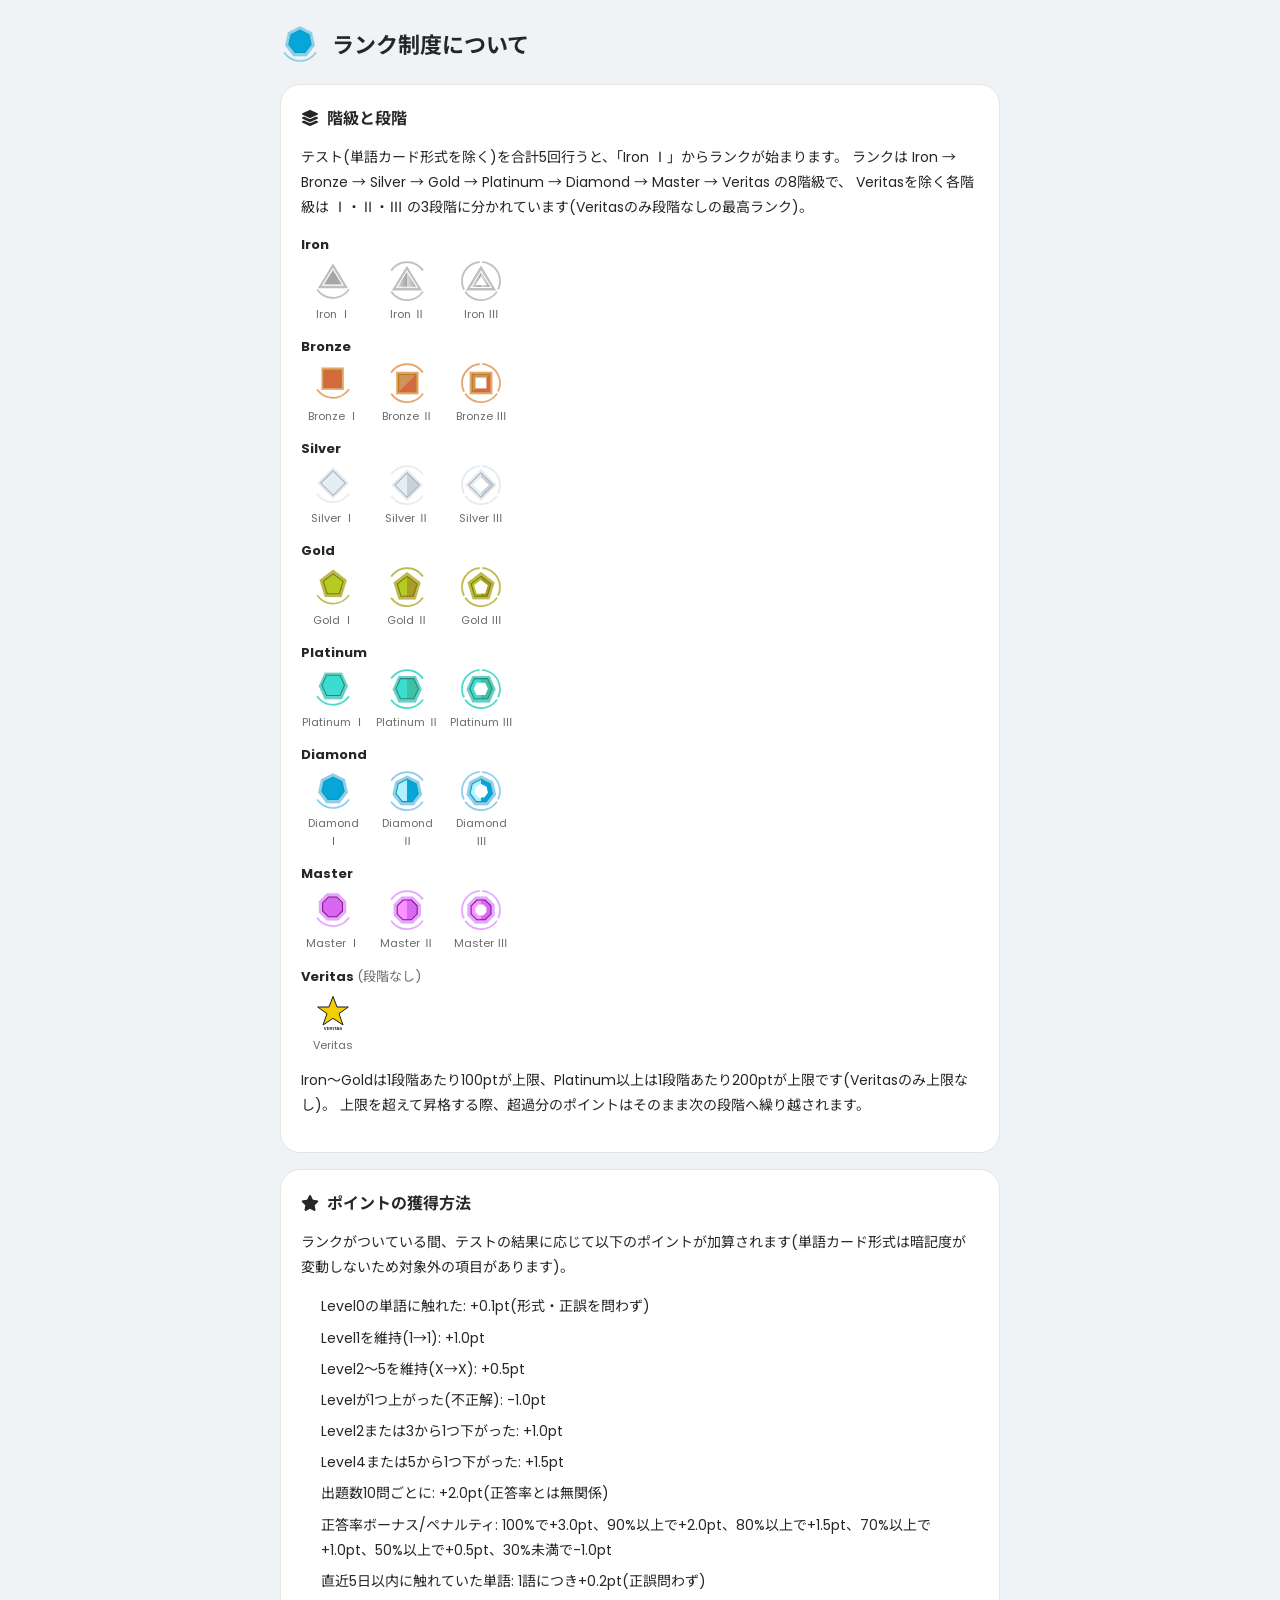
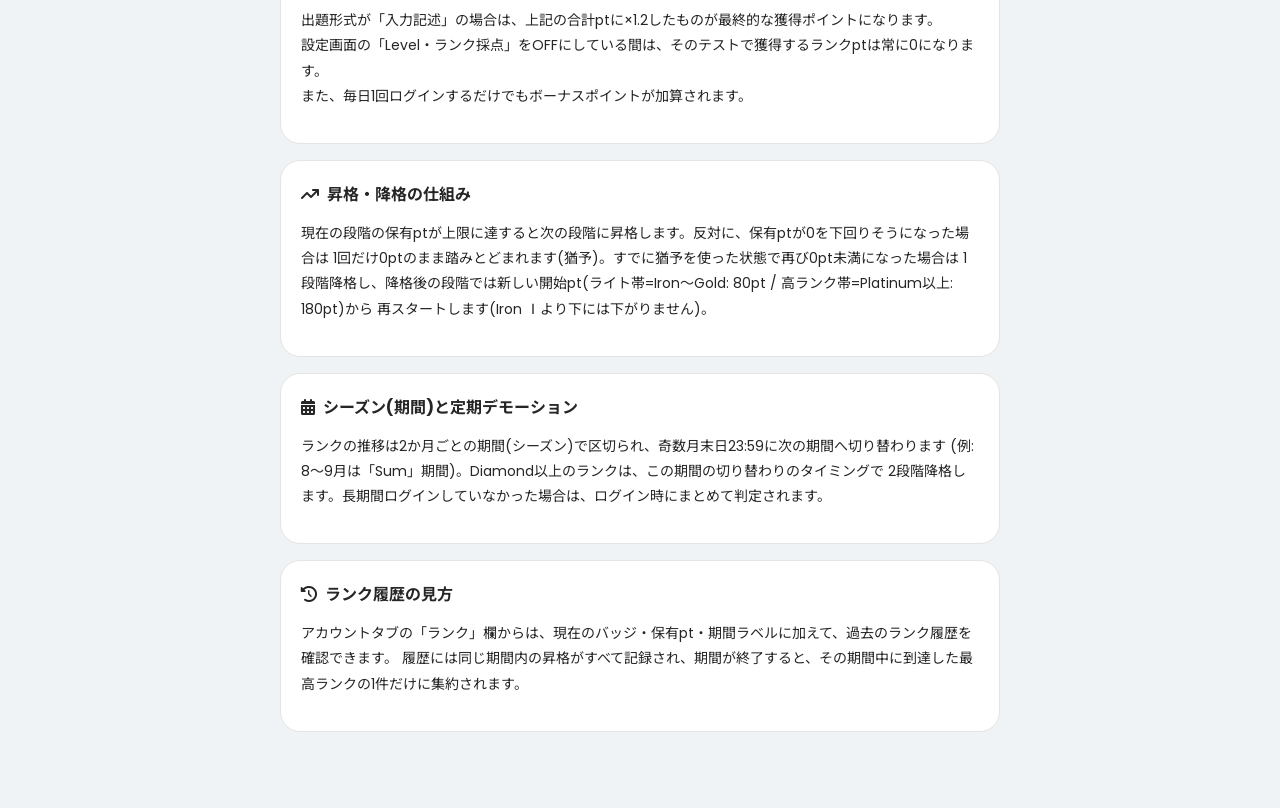
<file: rank-guide.html>
<!DOCTYPE html>
<html lang="ja">
<head>
<meta charset="UTF-8">
<meta name="viewport" content="width=device-width, initial-scale=1.0, viewport-fit=cover">
<title>ランク制度について - Y-NoteQ</title>
<link rel="icon" type="image/svg+xml" href="assets/Y-pen_icon_Light.svg">

<link rel="preconnect" href="https://fonts.googleapis.com">
<link rel="preconnect" href="https://fonts.gstatic.com" crossorigin>
<link href="https://fonts.googleapis.com/css2?family=Noto+Sans+JP:wght@400;500;700;900&family=Poppins:wght@400;500;600;700&display=swap" rel="stylesheet">

<link rel="stylesheet" href="https://cdnjs.cloudflare.com/ajax/libs/font-awesome/6.5.2/css/all.min.css">

<link rel="stylesheet" href="css/style.css">
<style>
  /* このページ専用の簡易レイアウト(index.htmlのアプリ画面とは別に、単体で開ける説明ページ) */
  .rank-guide-wrap { max-width: 760px; margin: 0 auto; padding: 24px 20px 60px; }
  .rank-guide-header { display: flex; align-items: center; gap: 12px; margin-bottom: 20px; }
  .rank-guide-header img { width: 40px; height: 40px; }
  .rank-guide-header h1 { font-size: 22px; margin: 0; }
  .rank-guide-wrap .panel { margin-bottom: 16px; }
  .rank-guide-wrap h2 { font-size: 16px; margin: 0 0 10px; display: flex; align-items: center; gap: 8px; }
  .rank-guide-wrap p, .rank-guide-wrap li { color: var(--color-text); line-height: 1.8; font-size: 14px; }
  .rank-guide-wrap ul { margin: 0; padding-left: 20px; }
  .rank-guide-wrap li { margin-bottom: 6px; }
  .rank-guide-note { color: var(--color-text-muted); font-size: 13px; }
  /* 仕様修正2026/09/13 No.4-4: 各階級ごとにI/II/IIIの3バッジすべてを表示する */
  .rank-tier-groups { display: flex; flex-direction: column; gap: 14px; margin: 10px 0; }
  .rank-tier-group-name { font-size: 13px; font-weight: 700; margin-bottom: 6px; }
  .rank-tier-badges { display: flex; flex-wrap: wrap; gap: 10px; }
  .rank-tier-badges .tier { display: flex; flex-direction: column; align-items: center; gap: 4px; width: 64px; }
  .rank-tier-badges img { width: 40px; height: 40px; object-fit: contain; }
  .rank-tier-badges span { font-size: 11px; color: var(--color-text-muted); text-align: center; }
</style>
</head>
<body>

<div class="rank-guide-wrap">
  <div class="rank-guide-header">
    <img src="assets/ranks/Batch_Diamond_1.svg" alt="">
    <h1>ランク制度について</h1>
  </div>

  <section class="panel">
    <h2><i class="fa-solid fa-layer-group"></i> 階級と段階</h2>
    <p>
      テスト(単語カード形式を除く)を合計5回行うと、「Iron Ⅰ」からランクが始まります。
      ランクは Iron → Bronze → Silver → Gold → Platinum → Diamond → Master → Veritas の8階級で、
      Veritasを除く各階級は Ⅰ・Ⅱ・Ⅲ の3段階に分かれています(Veritasのみ段階なしの最高ランク)。
    </p>
    <div class="rank-tier-groups">
      <div>
        <div class="rank-tier-group-name">Iron</div>
        <div class="rank-tier-badges">
          <div class="tier"><img src="assets/ranks/Batch_Iron_1.svg" alt=""><span>Iron Ⅰ</span></div>
          <div class="tier"><img src="assets/ranks/Batch_Iron_2.svg" alt=""><span>Iron Ⅱ</span></div>
          <div class="tier"><img src="assets/ranks/Batch_Iron_3.svg" alt=""><span>Iron Ⅲ</span></div>
        </div>
      </div>
      <div>
        <div class="rank-tier-group-name">Bronze</div>
        <div class="rank-tier-badges">
          <div class="tier"><img src="assets/ranks/Batch_Bronze_1.svg" alt=""><span>Bronze Ⅰ</span></div>
          <div class="tier"><img src="assets/ranks/Batch_Bronze_2.svg" alt=""><span>Bronze Ⅱ</span></div>
          <div class="tier"><img src="assets/ranks/Batch_Bronze_3.svg" alt=""><span>Bronze Ⅲ</span></div>
        </div>
      </div>
      <div>
        <div class="rank-tier-group-name">Silver</div>
        <div class="rank-tier-badges">
          <div class="tier"><img src="assets/ranks/Batch_Silver_1.svg" alt=""><span>Silver Ⅰ</span></div>
          <div class="tier"><img src="assets/ranks/Batch_Silver_2.svg" alt=""><span>Silver Ⅱ</span></div>
          <div class="tier"><img src="assets/ranks/Batch_Silver_3.svg" alt=""><span>Silver Ⅲ</span></div>
        </div>
      </div>
      <div>
        <div class="rank-tier-group-name">Gold</div>
        <div class="rank-tier-badges">
          <div class="tier"><img src="assets/ranks/Batch_Gold_1.svg" alt=""><span>Gold Ⅰ</span></div>
          <div class="tier"><img src="assets/ranks/Batch_Gold_2.svg" alt=""><span>Gold Ⅱ</span></div>
          <div class="tier"><img src="assets/ranks/Batch_Gold_3.svg" alt=""><span>Gold Ⅲ</span></div>
        </div>
      </div>
      <div>
        <div class="rank-tier-group-name">Platinum</div>
        <div class="rank-tier-badges">
          <div class="tier"><img src="assets/ranks/Batch_Platinum_1.svg" alt=""><span>Platinum Ⅰ</span></div>
          <div class="tier"><img src="assets/ranks/Batch_Platinum_2.svg" alt=""><span>Platinum Ⅱ</span></div>
          <div class="tier"><img src="assets/ranks/Batch_Platinum_3.svg" alt=""><span>Platinum Ⅲ</span></div>
        </div>
      </div>
      <div>
        <div class="rank-tier-group-name">Diamond</div>
        <div class="rank-tier-badges">
          <div class="tier"><img src="assets/ranks/Batch_Diamond_1.svg" alt=""><span>Diamond Ⅰ</span></div>
          <div class="tier"><img src="assets/ranks/Batch_Diamond_2.svg" alt=""><span>Diamond Ⅱ</span></div>
          <div class="tier"><img src="assets/ranks/Batch_Diamond_3.svg" alt=""><span>Diamond Ⅲ</span></div>
        </div>
      </div>
      <div>
        <div class="rank-tier-group-name">Master</div>
        <div class="rank-tier-badges">
          <div class="tier"><img src="assets/ranks/Batch_Master_1.svg" alt=""><span>Master Ⅰ</span></div>
          <div class="tier"><img src="assets/ranks/Batch_Master_2.svg" alt=""><span>Master Ⅱ</span></div>
          <div class="tier"><img src="assets/ranks/Batch_Master_3.svg" alt=""><span>Master Ⅲ</span></div>
        </div>
      </div>
      <div>
        <div class="rank-tier-group-name">Veritas <span style="font-weight:400;color:var(--color-text-muted);">(段階なし)</span></div>
        <div class="rank-tier-badges">
          <div class="tier"><img src="assets/ranks/Batch_Veritas.svg" alt=""><span>Veritas</span></div>
        </div>
      </div>
    </div>
    <p class="rank-guide-note">
      Iron〜Goldは1段階あたり100ptが上限、Platinum以上は1段階あたり200ptが上限です(Veritasのみ上限なし)。
      上限を超えて昇格する際、超過分のポイントはそのまま次の段階へ繰り越されます。
    </p>
  </section>

  <section class="panel">
    <h2><i class="fa-solid fa-star"></i> ポイントの獲得方法</h2>
    <p>ランクがついている間、テストの結果に応じて以下のポイントが加算されます(単語カード形式は暗記度が変動しないため対象外の項目があります)。</p>
    <ul>
      <li>Level0の単語に触れた: +0.1pt(形式・正誤を問わず)</li>
      <li>Level1を維持(1→1): +1.0pt</li>
      <li>Level2〜5を維持(X→X): +0.5pt</li>
      <li>Levelが1つ上がった(不正解): -1.0pt</li>
      <li>Level2または3から1つ下がった: +1.0pt</li>
      <li>Level4または5から1つ下がった: +1.5pt</li>
      <li>出題数10問ごとに: +2.0pt(正答率とは無関係)</li>
      <li>正答率ボーナス/ペナルティ: 100%で+3.0pt、90%以上で+2.0pt、80%以上で+1.5pt、70%以上で+1.0pt、50%以上で+0.5pt、30%未満で-1.0pt</li>
      <li>直近5日以内に触れていた単語: 1語につき+0.2pt(正誤問わず)</li>
    </ul>
    <p class="rank-guide-note">
      出題形式が「入力記述」の場合は、上記の合計ptに×1.2したものが最終的な獲得ポイントになります。<br>
      設定画面の「Level・ランク採点」をOFFにしている間は、そのテストで獲得するランクptは常に0になります。<br>
      また、毎日1回ログインするだけでもボーナスポイントが加算されます。
    </p>
  </section>

  <section class="panel">
    <h2><i class="fa-solid fa-arrow-trend-up"></i> 昇格・降格の仕組み</h2>
    <p>
      現在の段階の保有ptが上限に達すると次の段階に昇格します。反対に、保有ptが0を下回りそうになった場合は
      1回だけ0ptのまま踏みとどまれます(猶予)。すでに猶予を使った状態で再び0pt未満になった場合は
      1段階降格し、降格後の段階では新しい開始pt(ライト帯=Iron〜Gold: 80pt / 高ランク帯=Platinum以上: 180pt)から
      再スタートします(Iron Ⅰより下には下がりません)。
    </p>
  </section>

  <section class="panel">
    <h2><i class="fa-solid fa-calendar-days"></i> シーズン(期間)と定期デモーション</h2>
    <p>
      ランクの推移は2か月ごとの期間(シーズン)で区切られ、奇数月末日23:59に次の期間へ切り替わります
      (例: 8〜9月は「Sum」期間)。Diamond以上のランクは、この期間の切り替わりのタイミングで
      2段階降格します。長期間ログインしていなかった場合は、ログイン時にまとめて判定されます。
    </p>
  </section>

  <section class="panel">
    <h2><i class="fa-solid fa-clock-rotate-left"></i> ランク履歴の見方</h2>
    <p>
      アカウントタブの「ランク」欄からは、現在のバッジ・保有pt・期間ラベルに加えて、過去のランク履歴を確認できます。
      履歴には同じ期間内の昇格がすべて記録され、期間が終了すると、その期間中に到達した最高ランクの1件だけに集約されます。
    </p>
  </section>
</div>

<script>
  // アプリ本体(js/app.js)のテーマ設定(ライト/ダーク/自動)を、この単体ページにも反映する
  try {
    const saved = localStorage.getItem("ynoteq-theme");
    if (saved === "light" || saved === "dark") document.documentElement.setAttribute("data-theme", saved);
  } catch (e) { /* localStorageが使えない環境では自動(OS設定)のままにする */ }
</script>
</body>
</html>
</file>
<file: css/style.css>
/* ============================================================
   Y-NoteQ style.css
   全画面共通スタイル(ログイン/新規登録/ヘッダー/フッター/テーマ)
   Phase 1: 骨格 + ログイン/登録 + ヘッダー/フッター
   ============================================================ */

/* ---------- 0. フォント読み込み ----------
   日本語: Noto Sans JP / 英数字: Poppins(Futuraの代替・ライセンスフリー)
   ※Futuraは商用ライセンスフォントのため、似た雰囲気のPoppinsで代用しています。
     将来Adobe Fonts等でFutura本家を契約した場合は --font-en の値だけ差し替えれば全体に反映されます。 */

/* ---------- 1. リセット ---------- */
*, *::before, *::after { box-sizing: border-box; }
html, body { margin: 0; padding: 0; }
ul, ol { list-style: none; margin: 0; padding: 0; }
button { font: inherit; cursor: pointer; }
input, select, textarea { font: inherit; }
a { color: inherit; text-decoration: none; }
img { max-width: 100%; display: block; }
/* display:flex/grid等を指定したクラスでも hidden 属性が確実に効くようにする
   (例: .field{display:flex} と hidden 属性が競合すると、属性側が負けて表示されたままになるため) */
[hidden] { display: none !important; }

/* ---------- 2. カラーテーマ変数 ----------
   data-theme="light" / "dark" を <html> に付けて切り替える。
   未指定(auto)の場合は OS の prefers-color-scheme に従う。 */
:root {
  /* ブランドカラー(共通) */
  --color-primary: #F2CF00;
  --color-primary-dark: #cdae00;
  --color-primary-contrast: #1a1a1a; /* 黄色の上に乗せる文字色 */

  /* 暗記度(Level)カラー ※仕様固定値。変更しないこと(仕様修正2026/09/12 No.1-2) */
  --level-0: #A6A6A6;
  --level-1: #1781F5;
  --level-2: #04D213;
  --level-3: #E4F600;
  --level-4: #FF9B09;
  --level-5: #ff4e4d;

  /* フォント */
  --font-en: 'Poppins', 'Futura', 'Noto Sans JP', sans-serif;
  --font-jp: 'Noto Sans JP', 'Poppins', sans-serif;

  /* レイアウト寸法 */
  --header-height: 60px;
  --footer-height: 48px;
  --tabbar-height: 56px;
  --radius-sm: 6px;
  --radius-md: 12px;
  --radius-lg: 20px;

  /* ライトテーマ(デフォルト) ※仕様修正2026/09/12 No.1: 背景色/文字色を指定の色に変更 */
  --color-bg: #EFF3F5;
  --color-bg-elevated: #f7f7f4;
  --color-bg-card: #ffffff;
  --color-text: #262626;
  --color-text-muted: #6b6b6b;
  --color-border: #e4e4e0;
  --color-header-bg: rgba(239, 243, 245, 0.92);
  --color-shadow: rgba(0, 0, 0, 0.08);
  --color-overlay: rgba(20, 20, 15, 0.55);
  --color-danger: #e5484d;
  --color-success: #85C800; /* 仕様修正2026/09/13 No.3-2: 「正解」表示の色を統一 */
  /* ネイティブフォームパーツ(カレンダーアイコン等)をテーマに追従させる(仕様修正2026/09/12 No.10) */
  color-scheme: light;
}

/* システムがダークモードで、ユーザーが明示的に light を選んでいない場合 */
@media (prefers-color-scheme: dark) {
  :root:not([data-theme="light"]) {
    --color-bg: #121212;
    --color-bg-elevated: #1b1b1b;
    --color-bg-card: #1e1e1e;
    --color-text: #EFF3F5;
    --color-text-muted: #a3a3a0;
    --color-border: #333331;
    --color-header-bg: rgba(24, 24, 22, 0.92);
    --color-shadow: rgba(0, 0, 0, 0.5);
    --color-overlay: rgba(0, 0, 0, 0.65);
    --color-danger: #ff6b6b;
    --color-success: #85C800; /* 仕様修正2026/09/13 No.3-2 */
    color-scheme: dark;
  }
}

/* ユーザーがヘッダーのボタンでダークモードを明示的に選んだ場合 */
:root[data-theme="dark"] {
  --color-bg: #121212;
  --color-bg-elevated: #1b1b1b;
  --color-bg-card: #1e1e1e;
  --color-text: #EFF3F5;
  --color-text-muted: #a3a3a0;
  --color-border: #333331;
  --color-header-bg: rgba(24, 24, 22, 0.92);
  --color-shadow: rgba(0, 0, 0, 0.5);
  --color-overlay: rgba(0, 0, 0, 0.65);
  --color-danger: #ff6b6b;
  --color-success: #85C800; /* 仕様修正2026/09/13 No.3-2 */
  color-scheme: dark;
}

body {
  background: var(--color-bg);
  color: var(--color-text);
  font-family: var(--font-en), var(--font-jp);
  min-height: 100vh;
  transition: background-color .2s ease, color .2s ease;
}

/* ---------- 3. 共通パーツ ---------- */
.btn {
  display: inline-flex;
  align-items: center;
  justify-content: center;
  gap: 8px;
  padding: 12px 20px;
  border-radius: var(--radius-md);
  border: 1px solid transparent;
  font-weight: 600;
  font-size: 15px;
  transition: transform .08s ease, filter .15s ease, background-color .15s ease;
  white-space: nowrap;
}
.btn:active { transform: scale(0.97); }
.btn:hover { filter: brightness(0.96); }

.btn-primary {
  background: var(--color-primary);
  color: var(--color-primary-contrast);
}
.btn-primary:hover { filter: brightness(0.96); }

/* 仕様修正2026/09/13 No.1-14: 「テスト開始」ボタンのみ専用の色にする(他のプライマリボタンは変更しない) */
#btn-test-start { background: #85C800; color: #fff; }

.btn-secondary {
  background: transparent;
  color: var(--color-text);
  border-color: var(--color-border);
}
.btn-secondary:hover { background: var(--color-bg-elevated); }

.btn-danger {
  background: var(--color-danger);
  color: #fff;
}
.btn-danger:hover { filter: brightness(0.9); }

.btn-block { width: 100%; }
.btn-icon {
  width: 40px;
  height: 40px;
  padding: 0;
  border-radius: 50%;
  background: transparent;
  color: var(--color-text);
  border: none;
  font-size: 17px;
  /* 仕様修正2026/09/12 No.2-7: display指定がないとアイコンが中央に来ない場合があるため明示する
     (例: .header-hamburgerがinline-flexに切り替わった時、アイコンが左上に寄って見えていた) */
  display: flex;
  align-items: center;
  justify-content: center;
}
.btn-icon:hover { background: var(--color-bg-elevated); }

/* 仕様追加2026/09/12 No.1: 読み上げ(発音)ボタン。文中に自然に収まるよう小さめのinline-flexにする */
.btn-speak {
  width: 26px;
  height: 26px;
  font-size: 11px;
  display: inline-flex;
  flex-shrink: 0;
  color: var(--color-primary-dark);
}

.field {
  display: flex;
  flex-direction: column;
  gap: 6px;
  margin-bottom: 16px;
  text-align: left;
}
.field label {
  font-size: 13px;
  font-weight: 600;
  color: var(--color-text-muted);
}
.field input, .field textarea, .field select {
  padding: 12px 14px;
  border-radius: var(--radius-sm);
  border: 1px solid var(--color-border);
  background: var(--color-bg-card);
  color: var(--color-text);
  outline: none;
  font-family: inherit;
}
.field textarea { resize: vertical; min-height: 64px; }
.field input:focus, .field textarea:focus, .field select:focus { border-color: var(--color-primary); box-shadow: 0 0 0 3px rgba(242, 207, 0, .25); }
.field-error {
  font-size: 12px;
  color: var(--color-danger);
  min-height: 14px;
}

/* ---------- 4. ログイン / 新規登録 画面 ----------
   「近代感のある背景」演出:
   グラデーション+ぼかし円形ブロブをCSSのみで表現(画像不要・軽量)。 */
.screen {
  position: relative;
  min-height: 100vh;
  display: flex;
  align-items: center;
  justify-content: center;
  padding: 24px;
  overflow: hidden;
  background: radial-gradient(circle at 15% 20%, #1b1c22 0%, #0d0e12 45%, #08090b 100%);
}
.screen[hidden] { display: none; }

.screen-bg-blob {
  position: absolute;
  border-radius: 50%;
  filter: blur(60px);
  opacity: .55;
  pointer-events: none;
}
.blob-1 { width: 420px; height: 420px; background: var(--color-primary); top: -120px; left: -100px; opacity: .35; }
.blob-2 { width: 340px; height: 340px; background: #2a8cef; bottom: -100px; right: -80px; opacity: .3; }
.blob-3 { width: 260px; height: 260px; background: #ff4e4d; bottom: 10%; left: 8%; opacity: .18; }

.auth-card {
  position: relative;
  z-index: 1;
  width: 100%;
  max-width: 400px;
  background: rgba(255, 255, 255, 0.06);
  border: 1px solid rgba(255, 255, 255, 0.12);
  backdrop-filter: blur(18px);
  -webkit-backdrop-filter: blur(18px);
  border-radius: var(--radius-lg);
  padding: 36px 30px;
  color: #f5f5f2;
  text-align: center;
  box-shadow: 0 20px 60px rgba(0, 0, 0, .45);
}

.auth-logo {
  display: flex;
  align-items: center;
  justify-content: center;
  gap: 10px;
  margin-bottom: 8px;
}
.auth-logo img { height: 40px; width: auto; } /* SVGの縦横比(330x450)を保ったまま高さだけ揃える */
.auth-logo span {
  font-family: var(--font-en);
  font-weight: 700;
  font-size: 26px;
  letter-spacing: .5px;
  color: #fff;
}
.auth-subtitle {
  font-size: 13px;
  color: rgba(255, 255, 255, .6);
  margin-bottom: 28px;
}

.auth-card .field label { color: rgba(255, 255, 255, .65); }
.auth-card .field input {
  background: rgba(255, 255, 255, .08);
  border-color: rgba(255, 255, 255, .18);
  color: #fff;
}
.auth-card .field input::placeholder { color: rgba(255, 255, 255, .35); }

.auth-actions { display: flex; flex-direction: column; gap: 10px; margin-top: 4px; }
.auth-switch {
  margin-top: 20px;
  font-size: 13px;
  color: rgba(255, 255, 255, .55);
}
.auth-switch button {
  background: none;
  border: none;
  color: var(--color-primary);
  font-weight: 600;
  padding: 0;
}
.auth-switch button:hover { text-decoration: underline; }

/* 新規登録: ステップインジケーター */
.register-steps {
  display: flex;
  justify-content: center;
  gap: 8px;
  margin-bottom: 24px;
}
.register-steps .step-dot {
  width: 8px;
  height: 8px;
  border-radius: 50%;
  background: rgba(255, 255, 255, .25);
  transition: background-color .2s ease, transform .2s ease;
}
.register-steps .step-dot.active { background: var(--color-primary); transform: scale(1.3); }
.register-steps .step-dot.done { background: rgba(242, 207, 0, .5); }

.register-step { display: none; }
.register-step.active { display: block; }

.auth-step-nav { display: flex; gap: 10px; margin-top: 4px; }
.auth-step-nav .btn { flex: 1; }

/* ---------- 5. アプリ本体シェル(ログイン後) ---------- */
#app-shell[hidden] { display: none; }
#app-shell {
  display: flex;
  flex-direction: column;
  min-height: 100vh;
}

/* ---- ヘッダー ---- */
#app-header {
  position: sticky;
  top: 0;
  z-index: 50;
  height: var(--header-height);
  display: flex;
  align-items: center;
  justify-content: space-between;
  padding: 0 16px;
  background: var(--color-header-bg);
  backdrop-filter: blur(10px);
  -webkit-backdrop-filter: blur(10px);
  border-bottom: 1px solid var(--color-border);
}
.header-left { display: flex; align-items: center; gap: 20px; min-width: 0; }
.header-brand {
  display: flex;
  align-items: center;
  gap: 8px;
  background: none;
  border: none;
  padding: 4px 6px;
  border-radius: var(--radius-sm);
  color: var(--color-text);
  transition: background-color .15s ease;
}
.header-brand:hover { background: var(--color-bg-elevated); }
.header-brand img { height: 28px; width: auto; } /* SVGの縦横比(330x450)を保ったまま高さだけ揃える */
.header-brand span {
  font-family: var(--font-en);
  font-weight: 700;
  font-size: 19px;
}
.header-back { color: var(--color-text-muted); }

.header-booktitle {
  font-size: 14px;
  font-weight: 600;
  color: var(--color-text-muted);
  padding-left: 16px;
  border-left: 1px solid var(--color-border);
  white-space: nowrap;
  overflow: hidden;
  text-overflow: ellipsis;
}
.header-booktitle[hidden] { display: none; }

.header-right { display: flex; align-items: center; gap: 4px; }
.header-nav-link {
  background: none;
  border: none;
  color: var(--color-text-muted);
  font-size: 14px;
  font-weight: 600;
  padding: 8px 10px;
  border-radius: var(--radius-sm);
}
.header-nav-link:hover { background: var(--color-bg-elevated); color: var(--color-text); }

/* 音量ポップオーバー */
.popover-wrap { position: relative; }
.popover {
  position: absolute;
  top: calc(100% + 8px);
  right: 0;
  width: 220px;
  background: var(--color-bg-card);
  border: 1px solid var(--color-border);
  border-radius: var(--radius-md);
  box-shadow: 0 10px 30px var(--color-shadow);
  padding: 14px;
  z-index: 60;
}
.popover[hidden] { display: none; }
.volume-row { display: flex; flex-direction: column; gap: 4px; margin-bottom: 12px; }
.volume-row:last-child { margin-bottom: 0; }
.volume-row label { font-size: 12px; color: var(--color-text-muted); display: flex; align-items: center; gap: 6px; }
.volume-row input[type="range"] { width: 100%; accent-color: var(--color-primary); }

/* アカウントメニュー */
.account-avatar {
  width: 36px;
  height: 36px;
  border-radius: 50%;
  border: none;
  display: flex;
  align-items: center;
  justify-content: center;
  color: #fff;
  font-weight: 700;
  font-size: 14px;
  font-family: var(--font-en);
  white-space: nowrap;
  transition: filter .15s ease, transform .08s ease;
}
.account-avatar:hover { filter: brightness(0.92); }
.account-avatar:active { transform: scale(0.96); }

/* 仕様修正2026/09/12 No.2-1: 表示文字が2文字だと改行されてしまう不具合の修正、
   および「4桁の通し番号(上段)+2文字(下段)」の2段表示への対応。 */
.account-avatar.avatar-twoline, .account-profile-avatar.avatar-twoline {
  flex-direction: column;
  gap: 0;
}
.account-avatar .avatar-line, .account-profile-avatar .avatar-line {
  line-height: 1.15;
  white-space: nowrap;
}
.account-avatar.avatar-twoline .avatar-line:first-child { font-size: 9px; font-weight: 600; opacity: .85; }
.account-avatar.avatar-twoline .avatar-line:last-child { font-size: 11px; }
.account-profile-avatar.avatar-twoline .avatar-line:first-child { font-size: 15px; font-weight: 600; opacity: .85; }
.account-profile-avatar.avatar-twoline .avatar-line:last-child { font-size: 18px; }
.account-menu {
  width: 200px;
  padding: 8px;
}
.account-menu-item {
  width: 100%;
  display: flex;
  align-items: center;
  gap: 10px;
  padding: 10px 10px;
  border-radius: var(--radius-sm);
  background: none;
  border: none;
  color: var(--color-text);
  font-size: 14px;
  text-align: left;
}
.account-menu-item:hover { background: var(--color-bg-elevated); }
.account-menu-item.danger { color: var(--color-danger); }
.account-menu-divider { height: 1px; background: var(--color-border); margin: 6px 4px; }

/* 仕様追加2026/09/13 No.1-13: ヘッダーのランクバッジ(アカウントアイコンの左) */
/* 仕様修正2026/09/13 No.2-3: account-avatar(36px)と釣り合うようもう少し大きく表示する */
.header-rank-badge-btn {
  width: 40px; height: 40px; padding: 2px; border-radius: 50%;
  display: flex; align-items: center; justify-content: center;
}
#header-rank-badge { width: 100%; height: 100%; object-fit: contain; }

/* ハンバーガー(モバイル) */
.header-hamburger { display: none; }
.mobile-menu {
  position: fixed;
  inset: 0;
  z-index: 100;
  background: var(--color-overlay);
}
.mobile-menu[hidden] { display: none; }
.mobile-menu-panel {
  position: absolute;
  top: 0;
  right: 0;
  height: 100%;
  width: min(78%, 300px);
  background: var(--color-bg-card);
  padding: 20px;
  display: flex;
  flex-direction: column;
  gap: 4px;
  box-shadow: -10px 0 30px var(--color-shadow);
}
.mobile-menu-panel .header-nav-link { text-align: left; padding: 14px 10px; font-size: 15px; }
.mobile-menu-close { align-self: flex-end; }

/* ---- タブバー: PC・スマホ問わず画面最下部(フッターの上)に常時固定表示する
   (仕様修正2026/09/13 No.1-1: フォルダー一覧表示中も含め常に表示する) ---- */
#tab-bar {
  position: fixed;
  left: 0;
  right: 0;
  bottom: 0;
  z-index: 40;
  display: flex;
  background: var(--color-bg-card);
  border-top: 1px solid var(--color-border);
  padding-bottom: env(safe-area-inset-bottom, 0);
}
#tab-bar[hidden] { display: none; }
.tab-btn {
  position: relative;
  flex: 1;
  display: flex;
  flex-direction: column;
  align-items: center;
  gap: 4px;
  padding: 10px 4px;
  background: none;
  border: none;
  color: var(--color-text-muted);
  font-size: 12px;
  transition: background-color .15s ease, color .15s ease;
}
.tab-btn:hover { background: var(--color-bg-elevated); color: var(--color-text); }
/* 仕様修正2026/09/13 No.1-16: 背景の色塗りはやめ、アイコン/文字の色変更+上部インジケーターバーのみで表現する */
.tab-btn.active { color: var(--color-primary-dark); }
.tab-btn.active::before {
  content: "";
  position: absolute;
  top: 0; left: 22%; right: 22%;
  height: 3px;
  border-radius: 0 0 4px 4px;
  background: var(--color-primary);
}
.tab-btn i { font-size: 16px; }

/* ---- メインコンテンツ ---- */
#tab-content-area {
  flex: 1;
  padding: 24px 20px 90px; /* 下部固定タブバーの高さ分、常に余白を確保 */
  max-width: 1100px;
  width: 100%;
  margin: 0 auto;
}
.placeholder-card {
  border: 1px dashed var(--color-border);
  border-radius: var(--radius-lg);
  padding: 60px 20px;
  text-align: center;
  color: var(--color-text-muted);
}
.placeholder-card i { font-size: 32px; margin-bottom: 12px; color: var(--color-primary); }

/* ---- フッター(暫定) ----
   タブバーが画面最下部を占有するため、アプリ本体表示中は常に非表示にしている。
   フッターの仕様(仕様書#84、検討中)が具体化したら改めて表示方法を検討する。 ---- */
#app-footer { display: none; }

/* ---------- 6. モーダル(使い方 / パッチノート) ---------- */
.modal {
  position: fixed;
  inset: 0;
  z-index: 200;
  display: flex;
  align-items: center;
  justify-content: center;
  background: var(--color-overlay);
  padding: 20px;
}
.modal[hidden] { display: none; }
.modal-box {
  width: 100%;
  max-width: 520px;
  max-height: 80vh;
  overflow-y: auto;
  background: var(--color-bg-card);
  border-radius: var(--radius-lg);
  border: 1px solid var(--color-border);
  padding: 26px;
}
.modal-header { display: flex; align-items: center; justify-content: space-between; margin-bottom: 16px; }
.modal-header h2 { font-size: 18px; margin: 0; }

.howto-item { margin-bottom: 16px; }
.howto-item h3 { font-size: 14px; margin: 0 0 4px; color: var(--color-primary-dark); }
.howto-item p { font-size: 13px; margin: 0; color: var(--color-text-muted); line-height: 1.6; }
/* 仕様修正2026/09/13 No.2-4: a{color:inherit}だと文中リンクが目立たないため、
   はっきり分かるボタン状のリンクとして表示する */
.howto-link {
  display: inline-flex;
  align-items: center;
  gap: 6px;
  margin-top: 8px;
  font-size: 13px;
  font-weight: 700;
  color: var(--color-primary-dark);
  text-decoration: underline;
}
.howto-link:hover { color: var(--color-primary); }
.howto-link i { font-size: 11px; }

.patch-entry { border-bottom: 1px solid var(--color-border); padding: 14px 0; }
.patch-entry:first-child { padding-top: 0; }
.patch-entry:last-child { border-bottom: none; }
.patch-entry .patch-meta { font-size: 12px; color: var(--color-text-muted); font-family: var(--font-en); margin-bottom: 6px; }
.patch-entry ul { padding-left: 18px; list-style: disc; font-size: 13px; line-height: 1.7; }

/* 仕様修正2026/09/13 No.3-4: テスト結果のポイント内訳(項目=左寄せ・計算(pt)=右寄せ、
   一番下に「ひっ算」のような合計行) */
.points-breakdown-cat { padding: 10px 0; border-bottom: 1px solid var(--color-border); text-align: left; }
.points-breakdown-cat-title { font-size: 13px; font-weight: 700; margin-bottom: 4px; }
.points-breakdown-line {
  display: flex;
  align-items: center;
  justify-content: space-between;
  gap: 10px;
  padding: 2px 0 2px 10px;
  font-size: 12px;
  color: var(--color-text-muted);
}
.points-breakdown-line strong { color: var(--color-text); font-weight: 700; white-space: nowrap; }
/* 仕様修正2026/09/13 No.4-1: 「pt × N単語 = pt」の計算行は行全体を右寄せにする */
.points-breakdown-calc-line { padding: 2px 0 2px 10px; font-size: 12px; color: var(--color-text-muted); text-align: right; }
.points-breakdown-calc-line strong { color: var(--color-text); font-weight: 700; }
.points-breakdown-total {
  display: flex;
  align-items: center;
  justify-content: space-between;
  gap: 10px;
  margin-top: 4px;
  padding-top: 12px;
  border-top: 2px solid var(--color-text);
  font-size: 15px;
  font-weight: 800;
}
.patch-history-toggle {
  width: 100%;
  margin-top: 6px;
  background: none;
  border: none;
  border-radius: var(--radius-sm);
  color: var(--color-primary-dark);
  font-size: 13px;
  font-weight: 600;
  padding: 10px 0;
  text-align: center;
  transition: background-color .15s ease;
}
.patch-history-toggle:hover { background: var(--color-bg-elevated); }
.patch-history[hidden] { display: none; }

/* ---------- 7. トースト通知 ---------- */
.toast {
  position: fixed;
  left: 50%;
  bottom: 30px;
  transform: translateX(-50%);
  background: var(--color-text);
  color: var(--color-bg);
  padding: 12px 20px;
  border-radius: var(--radius-md);
  font-size: 14px;
  z-index: 300;
  box-shadow: 0 10px 30px var(--color-shadow);
}
.toast[hidden] { display: none; }

/* ============================================================
   7.5 フォルダー・単語帳タブ(tabs/home.html / js/folders.js)
   ============================================================ */
.section-toolbar {
  display: flex;
  align-items: center;
  justify-content: space-between;
  gap: 12px;
  margin-bottom: 20px;
  flex-wrap: wrap;
}
.breadcrumb {
  display: flex;
  align-items: center;
  gap: 10px;
  font-size: 18px;
  font-weight: 700;
}
.breadcrumb-back {
  background: none;
  border: none;
  color: var(--color-text-muted);
  font-size: 15px;
  display: inline-flex;
  align-items: center;
  gap: 6px;
  padding: 6px 4px;
}
.breadcrumb-back:hover { color: var(--color-text); }
.breadcrumb-icon { color: var(--color-primary-dark); }

/* 仕様修正2026/09/12 No.8: 小さいブロック→正方形のブロックに変更。
   名前・説明(任意)・件数(フォルダー→単語帳数 / 単語帳→単語数)を表示する。 */
.card-grid {
  display: grid;
  grid-template-columns: repeat(auto-fill, minmax(190px, 1fr));
  gap: 16px;
}
.item-card {
  position: relative;
  aspect-ratio: 1 / 1;
  display: flex;
  flex-direction: column;
  background: var(--color-bg-card);
  border: 1px solid var(--color-border);
  border-radius: var(--radius-md);
  padding: 14px;
  overflow: hidden;
  transition: box-shadow .15s ease, transform .1s ease;
}
.item-card:hover { box-shadow: 0 6px 18px var(--color-shadow); transform: translateY(-2px); }

.item-card-actions {
  position: absolute;
  top: 8px;
  right: 8px;
  display: flex;
  gap: 2px;
  z-index: 1;
}
.item-card-actions .btn-icon {
  width: 30px;
  height: 30px;
  font-size: 13px;
  background: var(--color-bg-card);
  box-shadow: 0 1px 4px var(--color-shadow);
}

.item-card-body {
  flex: 1;
  display: flex;
  flex-direction: column;
  align-items: flex-start;
  min-width: 0;
  min-height: 0;
  width: 100%;
  background: none;
  border: none;
  padding: 4px 0 0;
  text-align: left;
  color: var(--color-text);
  overflow: hidden;
}
.item-card-icon { font-size: 24px; flex-shrink: 0; margin-bottom: 6px; }
.item-card-name {
  font-weight: 700;
  font-size: 15px;
  width: 100%;
  flex-shrink: 0;
  display: -webkit-box;
  -webkit-line-clamp: 2;
  -webkit-box-orient: vertical;
  overflow: hidden;
}
.item-card-desc {
  margin: 4px 0 0;
  font-size: 11px;
  line-height: 1.5;
  color: var(--color-text-muted);
  width: 100%;
  flex: 1;
  min-height: 0;
  display: -webkit-box;
  -webkit-line-clamp: 2;
  -webkit-box-orient: vertical;
  overflow: hidden;
}
.item-card-count {
  margin-top: 6px;
  font-size: 11px;
  color: var(--color-text-muted);
  display: flex;
  align-items: center;
  gap: 5px;
  flex-shrink: 0;
}

.add-new-card {
  display: flex;
  align-items: center;
  justify-content: center;
  gap: 8px;
  border: 1.5px dashed var(--color-border);
  border-radius: var(--radius-md);
  background: none;
  color: var(--color-text-muted);
  padding: 20px;
  min-height: 62px;
  font-weight: 600;
}
.add-new-card:hover { border-color: var(--color-primary); color: var(--color-primary-dark); }

.color-swatches { display: flex; flex-wrap: wrap; gap: 10px; }
.color-swatch {
  width: 30px;
  height: 30px;
  border-radius: 50%;
  border: 2px solid transparent;
  padding: 0;
  cursor: pointer;
  transition: transform .1s ease, filter .15s ease;
}
.color-swatch:hover { transform: scale(1.1); filter: brightness(1.05); }
.color-swatch.selected { border-color: var(--color-text); box-shadow: 0 0 0 2px var(--color-bg-card); }

/* 任意の色(RGB)を選べるネイティブカラーピッカー(仕様#8追加分) */
.color-custom-row { display: flex; align-items: center; gap: 8px; margin-top: 10px; }
.color-custom-row input[type="color"] {
  width: 40px;
  height: 32px;
  padding: 2px;
  border: 1px solid var(--color-border);
  border-radius: var(--radius-sm);
  background: var(--color-bg-card);
  cursor: pointer;
}

/* フォルダー/単語帳カード内の暗記度ミニ進捗バー(仕様#4追加分) */
.item-progress { margin-top: 8px; display: flex; align-items: center; gap: 8px; flex-shrink: 0; width: 100%; }
.item-progress-bar {
  flex: 1;
  height: 8px;
  border-radius: 999px;
  overflow: hidden;
  display: flex;
  background: var(--color-bg-elevated);
}
.item-progress-seg { height: 100%; }
.item-progress-count { font-size: 11px; color: var(--color-text-muted); flex-shrink: 0; white-space: nowrap; }

/* 仕様追加2026/09/13 No.1-5: 正方形カード表示に加えて、1行1個の「一覧表示」を選べるようにする */
.view-toggle { display: flex; gap: 2px; }
.view-toggle .btn-icon.active { background: var(--color-primary); color: var(--color-primary-contrast); }

.card-grid.list-view { grid-template-columns: 1fr; gap: 8px; }
.list-view .item-card {
  aspect-ratio: auto;
  flex-direction: row;
  align-items: center;
  padding: 10px 14px;
  gap: 12px;
}
.list-view .item-card-body { order: 1; flex: 1; flex-direction: row; align-items: center; gap: 12px; padding: 0; min-width: 0; }
.list-view .item-card-icon { margin-bottom: 0; }
.list-view .item-card-name { width: auto; flex: 0 1 auto; -webkit-line-clamp: 1; }
.list-view .item-card-desc { -webkit-line-clamp: 1; margin: 0; flex: 1; min-width: 0; }
.list-view .item-card-count { margin-top: 0; margin-left: auto; flex-shrink: 0; }
.list-view .item-progress { order: 2; margin-top: 0; width: auto; flex: 0 0 160px; }
.list-view .item-card-actions { order: 3; position: static; top: auto; right: auto; }
.item-progress-empty, .item-progress-loading { font-size: 11px; color: var(--color-text-muted); }

.empty-state {
  grid-column: 1 / -1;
  border: 1px dashed var(--color-border);
  border-radius: var(--radius-lg);
  padding: 50px 20px;
  text-align: center;
  color: var(--color-text-muted);
}
.empty-state i { font-size: 28px; margin-bottom: 10px; color: var(--color-primary); }
.empty-state h3 { margin: 0 0 6px; font-size: 15px; color: var(--color-text); }
.empty-state p { margin: 0; font-size: 13px; }

/* ============================================================
   7.6 単語一覧タブ(tabs/wordlist.html / js/wordlist.js)
   ============================================================ */
.panel {
  background: var(--color-bg-card);
  border: 1px solid var(--color-border);
  border-radius: var(--radius-lg);
  padding: 20px;
  margin-bottom: 20px;
}
.panel-title {
  display: flex;
  align-items: center;
  gap: 8px;
  font-size: 15px;
  font-weight: 700;
  margin: 0 0 16px;
}
.panel-title i { color: var(--color-primary-dark); }

.analytics-controls {
  display: flex;
  flex-wrap: wrap;
  align-items: flex-end;
  gap: 16px;
  margin-bottom: 18px;
}
.analytics-range { display: flex; align-items: center; gap: 8px; }
.analytics-range input {
  width: 76px;
  padding: 8px 10px;
  border-radius: var(--radius-sm);
  border: 1px solid var(--color-border);
  background: var(--color-bg-card);
  color: var(--color-text);
  text-align: center;
}
.checkbox-row { display: flex; align-items: center; gap: 8px; font-size: 13px; }
.checkbox-row input { width: 16px; height: 16px; accent-color: var(--color-primary); }

.analytics-bar {
  display: flex;
  width: 100%;
  height: 26px;
  border-radius: 999px;
  overflow: hidden;
  background: var(--color-bg-elevated);
  margin-bottom: 14px;
}
.analytics-bar-seg {
  height: 100%;
  min-width: 0;
  transition: width .3s ease;
}
.analytics-legend {
  display: grid;
  grid-template-columns: repeat(auto-fit, minmax(140px, 1fr));
  gap: 8px;
}
.analytics-legend-item {
  display: flex;
  align-items: center;
  gap: 8px;
  font-size: 13px;
  padding: 6px 10px;
  border-radius: var(--radius-sm);
  background: var(--color-bg-elevated);
}
/* 仕様修正2026/09/12 No.2-6: 「NN% | M単語」を改行して2行表示にする */
.analytics-legend-text { line-height: 1.5; }
.legend-dot { width: 10px; height: 10px; border-radius: 50%; flex-shrink: 0; }

.filter-grid {
  display: grid;
  grid-template-columns: repeat(auto-fill, minmax(150px, 1fr));
  gap: 12px;
  align-items: end;
  margin-bottom: 4px;
}
.filter-grid .field { margin-bottom: 0; }
.filter-actions { display: flex; justify-content: flex-end; margin-top: 12px; }

.table-scroll { overflow-x: auto; border: 1px solid var(--color-border); border-radius: var(--radius-md); }
table.word-table { width: 100%; border-collapse: collapse; font-size: 13px; white-space: nowrap; }
table.word-table th, table.word-table td {
  padding: 10px 12px;
  border-bottom: 1px solid var(--color-border);
  text-align: left;
}
table.word-table th {
  background: var(--color-bg-elevated);
  font-size: 12px;
  color: var(--color-text-muted);
  position: sticky;
  top: 0;
}
/* 仕様修正2026/09/12 No.5-1: 単語・意味に含まれる改行をそのまま見た目にも反映する */
table.word-table td.col-word, table.word-table td.col-meaning { white-space: pre-line; max-width: 240px; }
table.word-table tbody tr:hover { background: var(--color-bg-elevated); }

.badge-notdone {
  display: inline-block;
  padding: 3px 8px;
  border-radius: var(--radius-sm);
  background: var(--level-0);
  color: #333;
  font-size: 11px;
  font-weight: 700;
}

/* 仕様追加2026/09/12 No.3: 実施日セル内の「初見日/更新日」2行表示 */
.date-cell { display: flex; flex-direction: column; gap: 2px; font-size: 12px; }
.date-cell-row { display: flex; gap: 6px; align-items: baseline; }
.date-cell-label { font-size: 10px; font-weight: 700; color: var(--color-text-muted); flex-shrink: 0; }
.level-pill {
  display: inline-flex;
  align-items: center;
  justify-content: center;
  width: 26px;
  height: 26px;
  border-radius: var(--radius-sm); /* 仕様修正2026/09/12: 丸→四角(角丸) */
  color: #1a1a1a;
  font-weight: 700;
  font-size: 12px;
  border: none;
  cursor: pointer;
  transition: transform .1s ease, filter .15s ease;
}
.level-pill:hover { filter: brightness(1.08); transform: scale(1.06); }
.row-actions { display: flex; gap: 6px; }
.row-actions .btn { padding: 6px 10px; font-size: 12px; }

.export-actions { display: flex; gap: 10px; justify-content: flex-end; margin-top: 14px; }

.level-picker-popover {
  position: fixed;
  z-index: 220;
  background: var(--color-bg-card);
  border: 1px solid var(--color-border);
  border-radius: var(--radius-md);
  box-shadow: 0 10px 30px var(--color-shadow);
  padding: 10px;
  display: flex;
  gap: 6px;
}
.level-picker-popover[hidden] { display: none; }

/* ============================================================
   7.7 テストタブ(tabs/test.html / js/test.js)
   ============================================================ */
.panel-title-count { font-size: 12px; font-weight: 600; color: var(--color-text-muted); margin-left: 4px; }

.btn-toggle-group { display: flex; flex-wrap: wrap; gap: 8px; }
.btn-toggle {
  padding: 9px 16px;
  border-radius: var(--radius-md);
  border: 1px solid var(--color-border);
  background: var(--color-bg-card);
  color: var(--color-text);
  font-size: 13px;
  font-weight: 600;
  transition: background-color .15s ease, filter .15s ease;
}
/* 仕様修正2026/09/12 No.2-3: 前回セッションでhover用ルールを追加した際に、選択中(active)を
   黄色で塗る本体のルールを誤って消してしまっていたのを復元(「選択状態がわからない」の真因)。 */
.btn-toggle.active { background: var(--color-primary); border-color: var(--color-primary); color: var(--color-primary-contrast); }
.btn-toggle:hover:not(.active) { background: var(--color-bg-elevated); }
.btn-toggle.active:hover { filter: brightness(0.96); }

.test-settings-actions { display: flex; flex-wrap: wrap; gap: 10px; margin-top: 22px; }

/* ---- テスト実施画面 ---- */
.test-run-header {
  display: flex;
  align-items: center;
  justify-content: space-between;
  gap: 16px;
  margin-bottom: 18px;
  flex-wrap: wrap;
}
.test-run-progress { flex: 1; min-width: 200px; }
.test-run-progress > span { font-size: 13px; font-weight: 700; color: var(--color-text-muted); }
.progress-bar { height: 8px; border-radius: 999px; background: var(--color-bg-elevated); margin-top: 6px; overflow: hidden; }
.progress-bar-fill { height: 100%; background: var(--color-primary); transition: width .25s ease; }
.test-run-timer {
  display: flex;
  align-items: center;
  gap: 8px;
  font-weight: 700;
  font-size: 16px;
  padding: 8px 14px;
  border-radius: var(--radius-md);
  background: var(--color-bg-elevated);
}
.test-run-timer.timer-warning { color: var(--color-danger); }

.test-question-card {
  background: var(--color-bg-card);
  border: 1px solid var(--color-border);
  border-radius: var(--radius-lg);
  padding: 36px 24px;
  text-align: center;
  margin-bottom: 18px;
}
.test-question-meta { display: flex; align-items: center; justify-content: center; gap: 10px; margin-bottom: 18px; color: var(--color-text-muted); font-size: 13px; font-weight: 700; }
/* 仕様追加2026/09/12 No.1: 問題文の読み上げボタン(発音マーク)を横に並べる */
.test-question-prompt-row { display: flex; align-items: center; justify-content: center; gap: 10px; margin-bottom: 30px; }
/* 仕様修正2026/09/14: 単語・意味に含まれる改行情報を単語一覧だけでなくテスト画面でも
   そのまま改行して表示する(問題文・単語カードの答え・4択の選択肢・フィードバックの正解表示) */
.test-question-prompt { font-size: 30px; font-weight: 800; word-break: break-word; white-space: pre-line; }

.test-answer-area { display: flex; flex-direction: column; align-items: center; gap: 16px; }
.test-flashcard-answer { font-size: 22px; font-weight: 700; color: var(--color-primary-dark); white-space: pre-line; }
.test-flashcard-judge { display: flex; gap: 12px; }

.choice4-grid { display: grid; grid-template-columns: 1fr 1fr; gap: 12px; width: 100%; max-width: 520px; margin: 0 auto; }
.choice4-grid .btn { width: 100%; padding: 14px; font-size: 14px; white-space: pre-line; }
.choice4-grid .choice-dontknow { grid-column: 1 / -1; }
.choice-btn.correct { background: var(--color-success); color: #fff; border-color: var(--color-success); }
.choice-btn.incorrect { background: var(--color-danger); color: #fff; border-color: var(--color-danger); }

#typed-answer-input {
  width: 100%;
  max-width: 360px;
  padding: 14px 16px;
  font-size: 18px;
  text-align: center;
  border-radius: var(--radius-md);
  border: 1px solid var(--color-border);
  background: var(--color-bg-card);
  color: var(--color-text);
}

.test-feedback { margin-top: 22px; display: flex; flex-direction: column; align-items: center; gap: 12px; }
.test-feedback-correct { color: var(--color-success); font-weight: 800; font-size: 18px; }
.test-feedback-incorrect { color: var(--color-danger); font-weight: 800; font-size: 18px; }
.test-feedback-answer { font-size: 13px; color: var(--color-text-muted); white-space: pre-line; }

.test-run-footer { display: flex; justify-content: center; gap: 10px; flex-wrap: wrap; }

/* ---- 結果画面 ---- */
.test-result-summary { text-align: center; }
.test-result-score { font-size: 40px; font-weight: 800; color: var(--color-primary-dark); margin-bottom: 18px; }
.test-result-score small { display: block; font-size: 14px; font-weight: 600; color: var(--color-text-muted); margin-top: 4px; }
.test-result-actions { display: flex; flex-wrap: wrap; justify-content: center; gap: 10px; }

/* 仕様追加2026/09/13 No.3-3: 結果画面のランク/ポイント推移(アニメーション付き) */
.test-result-rank {
  display: flex;
  align-items: center;
  gap: 16px;
  text-align: left;
  background: var(--color-bg-elevated);
  border-radius: var(--radius-md);
  padding: 14px 16px;
  margin: 0 0 18px;
}
.test-result-rank-badge-wrap { flex-shrink: 0; width: 52px; height: 52px; }
.test-result-rank-badge { width: 100%; height: 100%; object-fit: contain; transition: transform .2s ease; }
.test-result-rank-badge-pop { animation: test-result-badge-pop .5s ease; }
@keyframes test-result-badge-pop {
  0% { transform: scale(0.6) rotate(-8deg); opacity: 0; }
  60% { transform: scale(1.15) rotate(4deg); opacity: 1; }
  100% { transform: scale(1) rotate(0); }
}
.test-result-rank-info { flex: 1; min-width: 0; }
.test-result-rank-name { font-size: 15px; font-weight: 800; margin-bottom: 6px; }
.test-result-rank-change {
  display: inline-block;
  margin-left: 6px;
  padding: 1px 8px;
  border-radius: 999px;
  font-size: 11px;
  font-weight: 700;
  background: var(--color-primary);
  color: var(--color-primary-contrast);
}
.test-result-rank-change.is-demoted { background: var(--color-danger); color: #fff; }
.test-result-rank-points { font-size: 12px; color: var(--color-text-muted); margin-top: 4px; }

.judge-badge { padding: 3px 10px; border-radius: var(--radius-sm); font-size: 12px; font-weight: 700; }
.judge-correct { background: var(--color-success); color: #fff; }
.judge-incorrect { background: var(--color-danger); color: #fff; }

/* ============================================================
   7.8 編集タブ(tabs/edit.html / js/edit.js)
   ============================================================ */
#import-file-input {
  padding: 10px;
  border: 1px dashed var(--color-border);
  border-radius: var(--radius-md);
  background: var(--color-bg-card);
  color: var(--color-text);
  width: 100%;
  max-width: 420px;
}

/* ============================================================
   7.9 アカウントタブ(tabs/account.html / js/account.js)
   ============================================================ */
.account-profile { display: flex; align-items: center; gap: 20px; }
.account-profile-avatar {
  width: 64px;
  height: 64px;
  flex-shrink: 0;
  border-radius: 50%;
  display: flex;
  align-items: center;
  justify-content: center;
  color: #fff;
  font-size: 26px;
  font-weight: 800;
  font-family: var(--font-en);
  white-space: nowrap;
}
.account-profile-info p { margin: 4px 0 0; font-size: 13px; color: var(--color-text-muted); }
.account-username-row { display: flex; align-items: center; gap: 6px; }
.account-username-input {
  font-size: 18px;
  font-weight: 700;
  padding: 6px 10px;
  border-radius: var(--radius-sm);
  border: 1px solid transparent;
  background: transparent;
  color: var(--color-text);
  max-width: 220px;
}
.account-username-input:hover, .account-username-input:focus {
  border-color: var(--color-border);
  background: var(--color-bg-card);
  outline: none;
}

/* 仕様修正2026/09/12 No.5: アカウントアイコン(背景色・表示文字)のカスタマイズ */
.account-avatar-edit-row { display: flex; align-items: center; gap: 16px; flex-wrap: wrap; margin-top: 4px; }
.account-avatar-text-input {
  width: 64px;
  text-align: center;
  text-transform: uppercase;
  font-weight: 700;
  font-size: 16px;
}
.account-avatar-number-input {
  width: 76px;
  text-align: center;
  font-weight: 700;
  font-size: 16px;
  font-family: var(--font-en);
}

/* ============================================================
   7.10 アカウントタブ: ランク欄(仕様追加2026/09/12 ランク制度)
   ============================================================ */
.rank-summary { display: flex; align-items: center; gap: 20px; margin-bottom: 4px; flex-wrap: wrap; }
.rank-badge-wrap { flex-shrink: 0; width: 72px; height: 72px; }
.rank-badge-img { width: 100%; height: 100%; object-fit: contain; }
/* 仕様修正2026/09/13 No.1-11: ランク履歴の表に表示する小さいバッジアイコン */
.rank-history-badge { width: 18px; height: 18px; object-fit: contain; vertical-align: middle; margin-right: 6px; }
.rank-summary-info { flex: 1; min-width: 200px; }
.rank-summary-name { font-size: 18px; font-weight: 800; margin-bottom: 6px; }
/* 仕様追加2026/09/12 No.5-6: ランクの現在期間ラベル(例: 26-Sum) */
.rank-period-badge {
  display: inline-block;
  font-size: 15px;
  font-weight: 700;
  font-family: var(--font-en);
  padding: 2px 8px;
  border-radius: 999px;
  background: var(--color-bg-elevated);
  color: var(--color-text-muted);
  vertical-align: middle;
}
.rank-progress-bar { height: 10px; border-radius: 999px; background: var(--color-bg-elevated); overflow: hidden; margin-bottom: 6px; }
.rank-progress-fill { height: 100%; background: var(--color-primary); transition: width .25s ease; }
.rank-summary-points { font-size: 13px; color: var(--color-text-muted); }

/* ============================================================
   7.11 共有タブ(tabs/share.html / js/share.js)
   ============================================================ */
.shared-card { aspect-ratio: auto; padding: 16px; }
.shared-card-header { display: flex; align-items: center; justify-content: space-between; gap: 8px; width: 100%; }
.shared-card .item-card-name { font-size: 15px; -webkit-line-clamp: 1; }
.shared-card .item-card-desc { -webkit-line-clamp: 2; margin: 6px 0; }
.badge-official {
  flex-shrink: 0;
  display: inline-flex;
  align-items: center;
  gap: 4px;
  padding: 2px 8px;
  border-radius: 999px;
  background: var(--color-primary);
  color: var(--color-primary-contrast);
  font-size: 11px;
  font-weight: 700;
  white-space: nowrap;
}
.shared-card-meta {
  display: flex;
  flex-wrap: wrap;
  gap: 12px;
  font-size: 12px;
  color: var(--color-text-muted);
  margin-bottom: 12px;
}
.shared-card-meta span { display: flex; align-items: center; gap: 4px; }
/* 仕様修正2026/09/12 No.3-3: 投稿者本人向けの「共有を中止」ボタンをインストールボタンの下に並べる */
.shared-card-actions { display: flex; flex-direction: column; gap: 8px; }

/* ============================================================
   8. メディアクエリ(レスポンシブ)
   ブレークポイント方針:
   - 1200px以上: デスクトップ(PC)
   -  768〜1199px: タブレット(縦/横)
   -   860px未満: ヘッダーをハンバーガーに切り替え(スマホ横も考慮し少し広め)
   -   576px未満: スマホ縦
   ============================================================ */

/* タブレット以下: コンテンツ左右の余白を詰める */
@media (max-width: 991px) {
  #tab-content-area { padding-left: 14px; padding-right: 14px; }
}

/* 860px未満: ヘッダーは「←(戻る)」「ランク」「アカウントアイコン」「3本リーダー」のみに絞り、
   使い方・パッチノート・テーマ切替・音量調整はハンバーガーメニューに集約する
   (仕様修正2026/09/13 No.1-13)。 */
@media (max-width: 860px) {
  .header-right > .header-nav-link {
    display: none;
  }
  #btn-theme-toggle, .header-volume-wrap {
    display: none;
  }
  .header-hamburger { display: inline-flex; }
}

/* スマホ縦 */
@media (max-width: 480px) {
  .auth-card { padding: 28px 20px; }
  .auth-logo span { font-size: 22px; }
  .header-booktitle { display: none; } /* 幅が狭い時は単語帳名を省略 */
}

/* 仕様修正2026/09/12 No.2-2: 「アカウント」タブはPC版でもスマホ版と同様にタブバーへ常時表示する
   (旧仕様#36で入れていたPC非表示の指定を廃止)。 */

/* フォルダー/単語一覧タブ: スマホでは余白と配置を詰める */
@media (max-width: 600px) {
  .panel { padding: 16px; }
  .analytics-controls { align-items: stretch; }
  .section-toolbar { align-items: stretch; }
  .section-toolbar .btn { width: 100%; }
  .export-actions { flex-wrap: wrap; }
  .export-actions .btn { flex: 1; }

  .choice4-grid { grid-template-columns: 1fr; }
  .test-question-prompt { font-size: 24px; }
  .test-settings-actions .btn { width: 100%; }

  /* 正方形カードは1列だと間延びするため、スマホでは2列に固定する(一覧表示は常に1列のまま) */
  .card-grid:not(.list-view) { grid-template-columns: repeat(2, 1fr); gap: 10px; }
  .card-grid:not(.list-view) .item-card { padding: 10px; }
  .card-grid:not(.list-view) .item-card-desc { -webkit-line-clamp: 2; }

  /* 仕様修正2026/09/13 No.1-2: スマホ版ではタブ名(アイコン下の文字)を少し小さくする */
  .tab-btn { font-size: 10px; }

  /* 仕様修正2026/09/13 No.2-2: 一覧表示(list-view)はスマホ幅だと進捗グラフに幅を取られて
     単語帳名が見えなくなってしまうため、グラフ(バー)自体を短くし、説明文は非表示にして名前を優先する */
  .list-view .item-progress { flex: 0 0 76px; gap: 4px; }
  .list-view .item-progress-bar { flex: 0 0 36px; }
  .list-view .item-card-desc { display: none; }
}

/* 仕様修正2026/09/12 No.9: 「単語一覧」タブの表をスマホ縦画面で横スクロールなしに収める。
   表を「カード風」の縦積みレイアウトに切り替え、各セルの左に見出し(data-label)を表示する。 */
@media (max-width: 600px) {
  .wordlist-table-scroll { overflow-x: visible; border: none; }
  .wordlist-table-scroll table.word-table { white-space: normal; }
  .wordlist-table-scroll table.word-table thead { display: none; }
  .wordlist-table-scroll table.word-table, .wordlist-table-scroll table.word-table tbody,
  .wordlist-table-scroll table.word-table tr, .wordlist-table-scroll table.word-table td {
    display: block; width: 100%;
  }
  .wordlist-table-scroll table.word-table tr {
    border: 1px solid var(--color-border);
    border-radius: var(--radius-md);
    margin-bottom: 10px;
    padding: 4px 12px;
    background: var(--color-bg-card);
  }
  /* 仕様修正2026/09/12 No.2-8: 値(単語・意味等)が右寄りになっていたため、
     ラベルを上段・値を下段に積む左寄せレイアウトに変更する */
  .wordlist-table-scroll table.word-table td {
    display: flex;
    flex-direction: column;
    align-items: flex-start;
    gap: 2px;
    border-bottom: 1px solid var(--color-border);
    padding: 10px 0;
    max-width: none;
    white-space: normal;
    word-break: break-word;
    text-align: left;
  }
  .wordlist-table-scroll table.word-table td:last-child { border-bottom: none; }
  .wordlist-table-scroll table.word-table td::before {
    content: attr(data-label);
    font-size: 11px;
    font-weight: 700;
    color: var(--color-text-muted);
    flex-shrink: 0;
    text-align: left;
  }
  .wordlist-table-scroll table.word-table td .row-actions { justify-content: flex-start; flex-wrap: wrap; }
}
</file>
